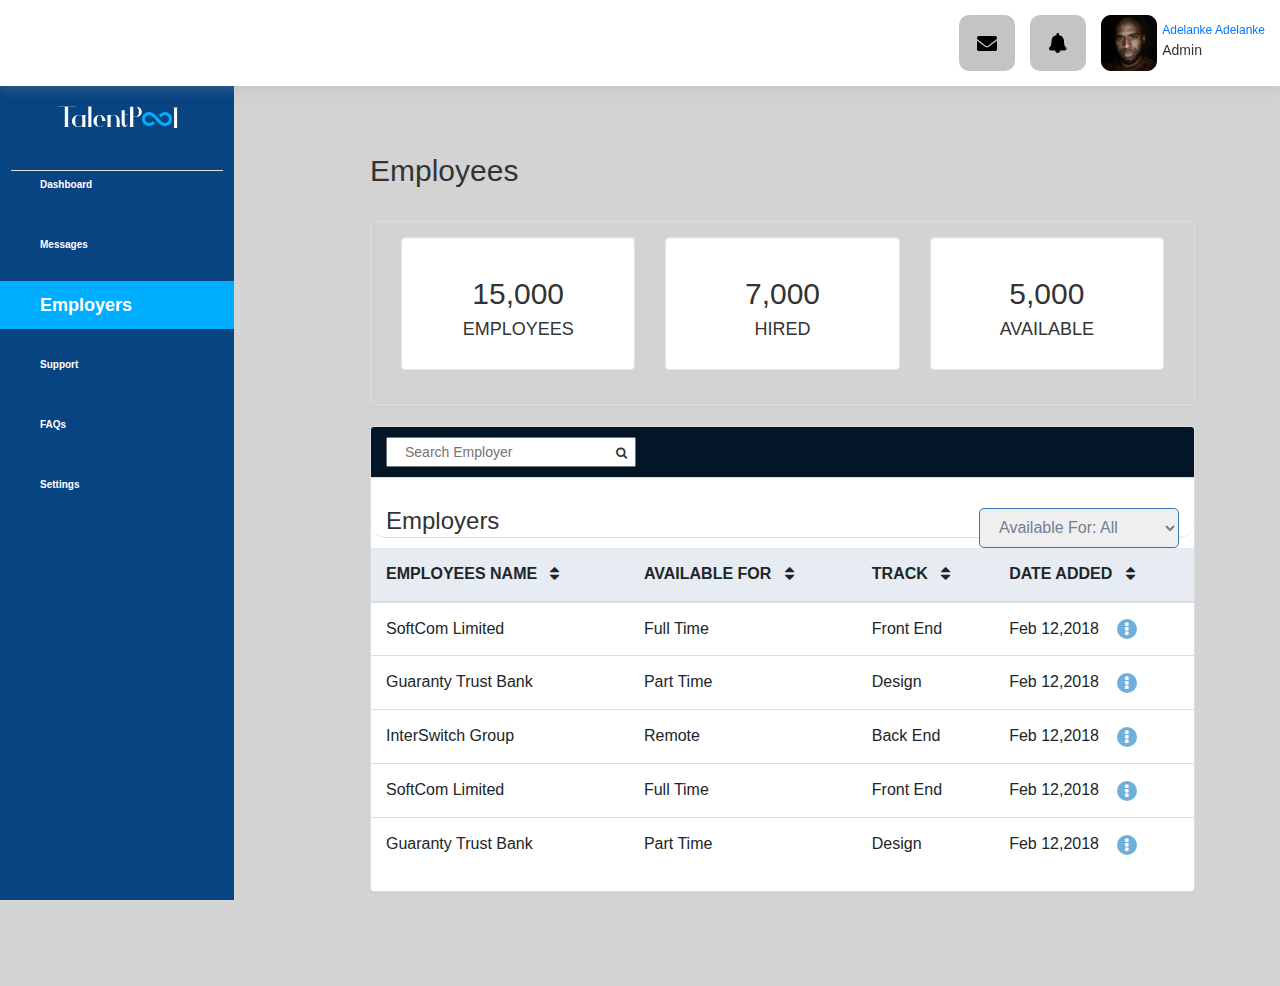
<file: index.html>
<!DOCTYPE html>
<html lang="en">
  <head>
    <meta charset="utf-8">
    <meta http-equiv="X-UA-Compatible" content="IE=edge">
    <meta name="viewport" content="width=device-width, initial-scale=1">
    <title>Talent Pool | Dashboard</title>
    <!-- Bootstrap core CSS -->
    
    <link href="https://fonts.googleapis.com/css2?family=Poppins:wght@400;500;700&display=swap" rel="stylesheet">
    <link rel="stylesheet" href="https://cdnjs.cloudflare.com/ajax/libs/font-awesome/4.7.0/css/font-awesome.min.css">
    <link rel="stylesheet" href="../styles/bootstrap-css/bootstrap.css">
    <link href="../styles/custom-css/top-nav-admin.css" rel="stylesheet" />
		<link href="../styles/custom-css/side-nav.css" rel="stylesheet" />
		<link rel="shortcut icon" href="../img/favicon.svg" type="image/x-icon">
    <link rel="stylesheet" href="../styles/custom-css/employeedashboard (2).css">
    <link rel="stylesheet" href="../styles/bootstrap-css/bootstrap.min.css">
    <link rel="stylesheet" href="https://stackpath.bootstrapcdn.com/bootstrap/4.5.0/css/bootstrap.min.css" integrity="sha384-9aIt2nRpC12Uk9gS9baDl411NQApFmC26EwAOH8WgZl5MYYxFfc+NcPb1dKGj7Sk" crossorigin="anonymous">
    
  </head>
  <body>

    <div class="container-fluid w-100 top__nav__wrapper sticky-top">
			<div class="top__nav__contents py-4">
				<div class="d-flex justify-content-between justify-content-lg-end align-items-center top__nav">

					<div class="d-lg-none mr-3" id="top__nav__toggle">
						<svg width="35" height="25" viewBox="0 0 35 25" fill="none" xmlns="http://www.w3.org/2000/svg">
							<path d="M0 15.2571H35V10.4571H0V15.2571ZM0 24.8571H35V20.0571H0V24.8571ZM0 5.65712H35V0.857117H0V5.65712Z" fill="#084482" fill-opacity="0.87"/>
						</svg>
					</div>
					
					<div class="d-flex align-items-center top__nav__links">
						<div class="top__nav__icon d-none d-md-flex ">
							<svg width="20" height="15" viewBox="0 0 20 15" fill="none" xmlns="http://www.w3.org/2000/svg">
								<path d="M19.6211 4.95313C19.7734 4.83203 20 4.94531 20 5.13672V13.125C20 14.1602 19.1602 15 18.125 15H1.875C0.839844 15 0 14.1602 0 13.125V5.14062C0 4.94531 0.222656 4.83594 0.378906 4.95703C1.25391 5.63672 2.41406 6.5 6.39844 9.39453C7.22266 9.99609 8.61328 11.2617 10 11.2539C11.3945 11.2656 12.8125 9.97266 13.6055 9.39453C17.5898 6.5 18.7461 5.63281 19.6211 4.95313ZM10 10C10.9063 10.0156 12.2109 8.85938 12.8672 8.38281C18.0508 4.62109 18.4453 4.29297 19.6406 3.35547C19.8672 3.17969 20 2.90625 20 2.61719V1.875C20 0.839845 19.1602 0 18.125 0H1.875C0.839844 -5.33333e-07 0 0.839842 0 1.875V2.61719C0 2.90625 0.132813 3.17578 0.359375 3.35547C1.55469 4.28906 1.94922 4.62109 7.13281 8.38281C7.78906 8.85938 9.09375 10.0156 10 10Z" fill="black"/>
							</svg>
						</div>
	
						<div class="top__nav__icon d-none d-md-flex ">
							<svg width="18" height="20" viewBox="0 0 18 20" fill="none" xmlns="http://www.w3.org/2000/svg">
								<path d="M16.9486 14.2992C16.0795 13.43 15 12.3484 15 8.125C15 5.02367 12.741 2.45043 9.77879 1.95977C9.92315 1.75126 10.0003 1.50361 10 1.25C10 0.559648 9.44035 0 8.75 0C8.05964 0 7.5 0.559648 7.5 1.25C7.5 1.51367 7.58183 1.75813 7.72121 1.95977C4.75902 2.45043 2.5 5.02367 2.5 8.125C2.5 12.3484 1.42019 13.43 0.55105 14.2992C-0.626645 15.4769 0.208003 17.5 1.87687 17.5H6.25C6.25 18.8807 7.36929 20 8.75 20C10.1307 20 11.25 18.8807 11.25 17.5H15.6228C17.2883 17.5 18.1287 15.4793 16.9486 14.2992Z" fill="black"/>
							</svg>
						</div>
	
						<div class="d-flex align-items-center top__nav__user">
							<div class="img-fluid mr-2"><img src="../img/Employer Dashboard/user2.png" alt=""></div>
							<div class="top__nav__user__name">
								<h6 class="text-primary m-0">Adelanke Adelanke</h6>
								<p class="m-0 mr-0">Admin</p>
							</div>
						</div>
					</div>
				</div>
			</div>
        </div>
   

   

    <section id="main">
      <div class="container">
        <div class="row" id="row-column">
          <div class="col-lg-3 col-md-2">
            
            <div class="sidenav" id="sideNav">
               <div class="logo__wrapper">
                  <div class="d-flex justify-content-center align-items-center logo__image">
                     <img src="../img/navLogo.svg" style="padding-top: 65px;" alt="" />
                  </div>
               </div>
      
               <ul class="sidenav_links">
                <li><a href="#">Dashboard</a></li>
                <li><a href="#">Messages</a></li>
                <li><a class="links active" href="#">Employers</a></li>
                <li><a href="#">Support</a></li>
                <li><a href="#">FAQs</a></li>
                <li><a href="#">Settings</a></li>
              </ul>
            </div>     ​
            <div id="body__click"></div>
           
          </div>
          <div class=" col-lg-9 col-md-10 col-sm-10 panel-remove">
            <!-- Website Overview --> <br><br>
            <h2>Employees</h2><br>
            <div class="panel panel-default panel-remove ">
              <div class="panel-body panel-body-change ">
                <div class="col-md-12 col-lg-12 col-xl-4 col-sm-12 white">
                  <div class="well dash-box">
                    <h2><span  aria-hidden="true"></span> 15,000</h2>
                    <h4>EMPLOYEES</h4>
                  </div>
                </div>
                <div class="col-md-12 col-lg-12 col-xl-4 col-sm-12 white">
                  <div class="well dash-box">
                    <h2><span aria-hidden="true"></span> 7,000</h2>
                    <h4>HIRED</h4>
                  </div>
                </div>
                <div class="col-md-12 col-lg-12 col-xl-4 col-sm-12 white">
                  <div class="well dash-box">
                    <h2><span aria-hidden="true"></span> 5,000</h2>
                    <h4>AVAILABLE</h4>
                  </div>
                </div>
               
              </div>
              </div>

           
              <div class="panel panel-default">
                <div class="panel-heading dash-blue">
                  <input class="panel-text" type="text" name="" id="" placeholder="Search Employer"><i class="fa fa-search search"></i>
                </div>
                <div class="panel-heading panel-change">
                 <h3>Employers
                   <select class="select" name="" id="">Available For: &nbsp; All
                     <option value="">Available For: <b>All</b> </option>
                   </select>
                 </h3>
                </div>
                
                <div class="panel-body panel-small">
                  
                  <table class="table table-hover">
                      <thead class="title-head">
                        <th class="table-font">EMPLOYEES NAME &nbsp;&nbsp;<i class="fa fa-sort"></i></th>
                        <th class="table-font">AVAILABLE FOR &nbsp;&nbsp;<i class="fa fa-sort"></i></th>
                        <th class="table-font">TRACK &nbsp;&nbsp;<i class="fa fa-sort"></i></th>
                        <th class="table-font">DATE ADDED &nbsp;&nbsp;<i class="fa fa-sort"></i></th>
                      </tr>
                    </thead>
                         <td class="table-font">SoftCom Limited</th>
                         <td class="table-font">Full Time</td>
                         <td class="table-font">Front End</td>
                         <td class="table-font">Feb 12,2018 &nbsp;&nbsp; <i class="fa fa-ellipsis-v info"></i></td>
                      </tr>
                      <tr>
                        <td class="table-font">Guaranty Trust Bank</th>
                        <td class="table-font">Part Time</td>
                        <td class="table-font">Design</td>
                        <td class="table-font">Feb 12,2018 &nbsp;&nbsp; <i class="fa fa-ellipsis-v info"></i></td>
                      </tr>
                      <tr>
                         <td class="table-font">InterSwitch Group</th>
                         <td class="table-font">Remote</td>
                         <td class="table-font">Back End</td>
                         <td class="table-font">Feb 12,2018 &nbsp;&nbsp; <i class="fa fa-ellipsis-v info"></i></td>
                      </tr>
                      <tr>
                         <td class="table-font">SoftCom Limited</th>
                          <td class="table-font">Full Time</td>
                          <td class="table-font">Front End</td>
                          <td class="table-font">Feb 12,2018 &nbsp;&nbsp; <i class="fa fa-ellipsis-v info"></i></td>
                      </tr>
                      <tr>
                         <td class="table-font">Guaranty Trust Bank</th>
                          <td class="table-font">Part Time</td>
                          <td class="table-font">Design</td>
                          <td class="table-font">Feb 12,2018 &nbsp;&nbsp; <i class="fa fa-ellipsis-v info"></i></td>
                      </tr>
                    </table>
                </div>
              </div>
          </div>
        </div>
      </div>
    </section>

   



    <script src="../js/custom-js/side-nav.js"></script>
    <script src="http://cdn.ckeditor.com/4.6.1/standard/ckeditor.js"></script>
    <script src="https://ajax.googleapis.com/ajax/libs/jquery/1.12.4/jquery.min.js"></script>
    <script src="../js/bootstrap-js/bootstrap.js"></script>
    <script src="https://code.jquery.com/jquery-3.5.1.slim.min.js" integrity="sha384-DfXdz2htPH0lsSSs5nCTpuj/zy4C+OGpamoFVy38MVBnE+IbbVYUew+OrCXaRkfj" crossorigin="anonymous"></script>
    <script src="https://cdn.jsdelivr.net/npm/popper.js@1.16.0/dist/umd/popper.min.js" integrity="sha384-Q6E9RHvbIyZFJoft+2mJbHaEWldlvI9IOYy5n3zV9zzTtmI3UksdQRVvoxMfooAo" crossorigin="anonymous"></script>
    <script src="https://stackpath.bootstrapcdn.com/bootstrap/4.5.0/js/bootstrap.min.js" integrity="sha384-OgVRvuATP1z7JjHLkuOU7Xw704+h835Lr+6QL9UvYjZE3Ipu6Tp75j7Bh/kR0JKI" crossorigin="anonymous"></script>

  </body>
</html>
</file>
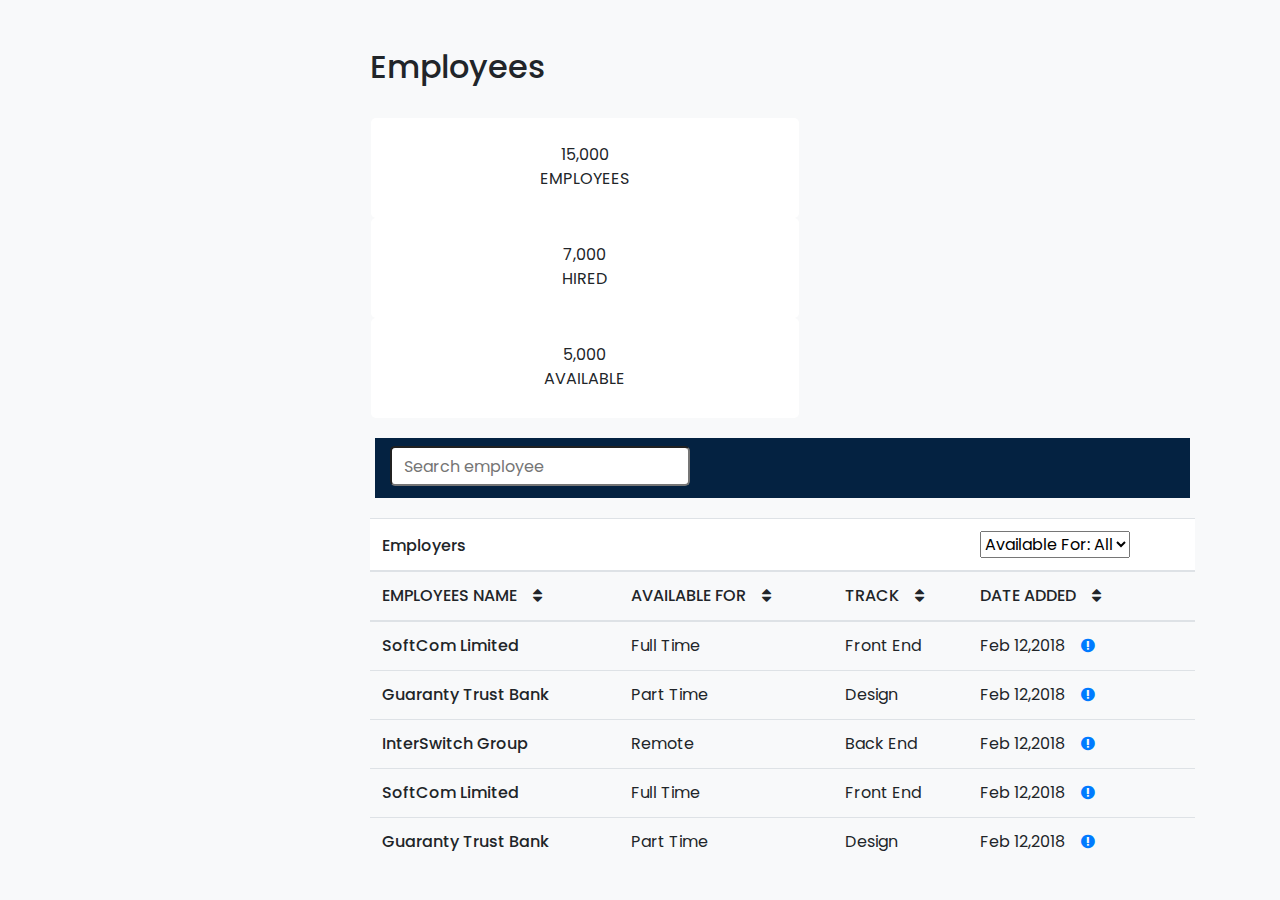
<file: src/nav/index.html>
<!DOCTYPE html>
<html lang="en">
<head>
   <meta charset="UTF-8">
   <meta name="viewport" content="width=device-width, initial-scale=1.0">
   <title>Talent Pool</title>
   <link href="https://fonts.googleapis.com/css2?family=Poppins:wght@400;500;700&display=swap" rel="stylesheet">
   <link rel="stylesheet" href="../../styles/bootstrap-css/bootstrap.css">
   <link rel="stylesheet" href="../../styles/custom-css/main.css">
   <link rel="stylesheet" href="../../styles/custom-css/header.css">
   <link rel="stylesheet" href="../../styles/custom-css/footer.css">
   <link rel="stylesheet" href="../../styles/custom-css/EmployeeDashboard.css">
   <link rel="stylesheet" href="https://cdnjs.cloudflare.com/ajax/libs/font-awesome/4.7.0/css/font-awesome.min.css">
</head>
<body class="bg-light">
   

   <!----Dashboard Starting---->
<br><br>
      <div class="container container-head">
         <div class="row">
            <div class="col-3">

            </div>
            <div class="col-9">
               <h2>Employees</h2><br>
               <div class="row">
                  <div class=" col-3 col-md-6 bg-white text-center dash-head ml-3">
                     <div class="check">
                       15,000 <br> EMPLOYEES
                     </div>
                  </div>
   
                  <div class=" col-3 col-md-6 bg-white text-center dash-head ml-3">
                     <div class="check">
                        7,000 <br> HIRED
                        </div>
                  </div><br>
   
                  <div class="col-3 col-md-6 bg-white text-center dash-head ml-3">
                     <div class="check">
                        5,000 <br> AVAILABLE
                        </div>
                  </div>
               </div>

               <div class="row row-header">
                  <div class="col-12 text-holder">
                        <form action="">
                           <input class="mt-2 text-input" type="text" name="" id="" placeholder="Search employee">
                           
                        </form>
                  </div>

           
         </div>
               

                  <table class="table table-hover">
                     <thead>
                        <tr class="bg-white">
                          <th scope="col-6" class="table-head">Employers</th>
                          <th scope="col"  >
                            
                          </th>
                          <th scope="col" class="table-head"></i></th>
                         <th scope="col " class="table-head"><select name="" id="">
                           <option value="">Available For: All</option>
                        </select></th>
                        </tr>
                      </thead>
                     <thead>
                       <tr class="bg-light">
                         <th scope="col col-md" class="table-head">EMPLOYEES NAME &nbsp;&nbsp; <i class="fa fa-sort"></i></th>
                         <th scope="col col-md" class="table-head">AVAILABLE FOR &nbsp;&nbsp; <i class="fa fa-sort"></i></th>
                         <th scope="col col-md" class="table-head">TRACK &nbsp;&nbsp; <i class="fa fa-sort"></i></th>
                         <th scope="col col-md" class="table-head">DATE ADDED &nbsp;&nbsp; <i class="fa fa-sort"></i></th>
                       </tr>
                     </thead>
                     <tbody>
                       <tr>
                         <th scope="row" class="table-head">SoftCom Limited</th>
                         <td>Full Time</td>
                         <td>Front End</td>
                         <td>Feb 12,2018 &nbsp;&nbsp; <i class="fa fa-exclamation-circle text-primary"></i></td>
                       </tr>
                       <tr>
                        <th scope="row" class="table-head">Guaranty Trust Bank</th>
                        <td>Part Time</td>
                        <td>Design</td>
                        <td>Feb 12,2018 &nbsp;&nbsp; <i class="fa fa-exclamation-circle text-primary"></i></td>
                       </tr>
                       <tr>
                        <th scope="row" class="table-head">InterSwitch Group</th>
                         <td>Remote</td>
                         <td>Back End</td>
                         <td>Feb 12,2018 &nbsp;&nbsp; <i class="fa fa-exclamation-circle text-primary"></i></td>
                       </tr>
                       <tr>
                        <th scope="row" class="table-head">SoftCom Limited</th>
                        <td>Full Time</td>
                        <td>Front End</td>
                        <td>Feb 12,2018 &nbsp;&nbsp; <i class="fa fa-exclamation-circle text-primary"></i></td>
                      </tr>
                      <tr>
                        <th scope="row" class="table-head">Guaranty Trust Bank</th>
                        <td>Part Time</td>
                        <td>Design</td>
                        <td>Feb 12,2018 &nbsp;&nbsp; <i class="fa fa-exclamation-circle text-primary"></i></td>
                       </tr>
                     </tbody>
                   </table>
      </div>
         </div>
         </div>
      

     
   <!----Dashboard Ending---->

  
   <script src="../../js/bootstrap-js/popper.js"></script>
   <script src="../../js/bootstrap-js/jquery.js"></script>
   <script src="../../js/bootstrap-js/bootstrap.js"></script>
</body>
</html>
</file>
<file: styles/custom-css/top-nav-admin.css>
@import url("https://fonts.googleapis.com/css2?family=Poppins:ital,wght@0,100;0,200;0,300;0,400;0,500;0,600;0,700;0,800;0,900;1,100;1,200;1,300;1,400;1,500;1,600;1,700;1,800;1,900&display=swap");

* {
  box-sizing: border-box;
  line-height: 24px;
}

body {
  font-family: "Poppins", sans-serif;
  margin: 0;
  padding: 0;
}

ul,
li {
  margin: 0;
  padding: 0;
  list-style-type: none;
}

.top__nav__wrapper {
  background: #FFFFFF;
  box-shadow: 0px 4px 12px rgba(163, 163, 163, 0.25);
}

.top__nav__icon {
  height: 56px;
  width: 56px;
  display: flex;
  align-items: center;
  justify-content: center;
  background: #C4C4C4;
  border-radius: 10px;
  margin-right: 1.5rem;
  cursor: pointer;
}

.top__nav__img {
  height: 56px;
  width: 56px;
  background: #C4C4C4;
  border-radius: 10px;
  margin-right: 8px;
}

.top__nav__user__name h3,
.top__nav__user__name p {
  margin: 0;
  padding: 0;
}

@media screen and (max-width: 380px) {
  .top__nav__contents {
    padding: 1.5rem 15px;
  }
  .top__nav__user__name h3 {
    font-size: 16px;
  }
}
</file>
<file: styles/custom-css/side-nav.css>
@import url('https://fonts.googleapis.com/css2?family=Poppins:ital,wght@0,100;0,200;0,300;0,400;0,500;0,600;0,700;0,800;0,900;1,100;1,200;1,300;1,400;1,500;1,600;1,700;1,800;1,900&display=swap');

* {
  box-sizing: border-box;
  line-height: 24px;
}

body {
  margin: 0;
  padding: 0;
  overflow-x: hidden;
}

ul,
li {
  margin: 0;
  padding: 0;
  list-style-type: none;
}

a {
  text-decoration: none !important;
}

.sidenav {
  width: 234px;
  position: fixed;
  z-index: 3;
  top: 0;
  left: 0;
  bottom: 0;
  background-color: #084482;
  overflow-x: hidden;
}

.sidenav::-webkit-scrollbar {
  width: 6px;
  border-radius: 5px;
}

.sidenav::-webkit-scrollbar-track {
  box-shadow: #ffffff;
  border-radius: 10px;
}

.sidenav::-webkit-scrollbar-thumb {
  background-color: #c4c4c4;
  border-radius: 5px;
}

.sidenav::-webkit-scrollbar {
  display: none;
}

.sidenav:hover::-webkit-scrollbar {
  display: initial;
}

.logo__wrapper {
  padding: 0 11px;
  position: fixed;
  width: 234px;
  background-color: #084482;
  z-index: 5;
}

.logo__image {
  padding: 37px 0 42px;
  border-bottom: 1px solid #dfdfdf;
}

.sidenav_links {
  padding-top: 161px;
}

.sidenav_links li {
  margin-bottom: 12px;
}

.sidenav_links li a {
  display: block;
  padding: 12px 40px;
  color: white;
  font-size: 1rem;
  font-weight: 600;
}

.sidenav_links li .active,
.sidenav_links li:hover {
  background-color: #00aeff;
}

#body__click {
  position: absolute;
  top: 0;
  left: 0;
  right: 0;
  bottom: 0;
  background-color: transparent;
  z-index: 2;
  opacity: 0;
  pointer-events: none;
  overflow-x: hidden;
  height: 100vh;
}

.body__click__active {
  opacity: 1 !important;
  pointer-events: all !important;
}

@media only screen and (max-width: 991px) {
  .sidenav {
    transform: translate3d(-234px, 0, 0);
  }

  .sidenav__active {
    transform: translate3d(0, 0, 0);
    transition: all 0.5s ease-in-out;
  }

  .sidenav__unactive {
    transform: translate3d(-234px, 0, 0);
    transition: all 0.5s ease-in-out;
  }

  .body__active {
    margin-left: 234px;
    transition: all 0.5s ease-in-out;
  }
}
</file>
<file: styles/custom-css/employeedashboard (2).css>
.panel-remove{
  border: none;
}

.panel-text{
  width: 250px;
  height: 30px;
  text-indent: 15px;
}

.panel-small{
  padding: 0 !important;
}

.title-head{
  background: rgba(8, 68, 130, 0.1);
  border-radius: 15px 15px;
}

.dash-blue{
  background-color: #021627 !important;
}

.links{
  font-size: 1.8rem !important;
}
.select{
  position: relative;
  float: right;
  width: 200px;
  border-radius: 5px;
  border: 1px solid #337AB7;
  text-indent: 15px;
  font-size: 16px;
  height: 40px;
  color: #747E98;
}

.select:hover{
  border: 1px solid #007bff;
}

.search{
  font-size: 12px;
  margin-left: -20px;
}

.table-font{
  font-size: 16px;
  padding: 15px !important;
}

.panel-body-change{
  background: lightgray !important;
  border: none;
}
body{
  background: lightgray !important;
}


/* Breadcrumb */
.breadcrumb{
  background:#cccccc;
  color:#333333;
}

.breadcrumb a{
  color:#333333;
}

/* Progress Bars */
.progress-bar{
  background:#333333;
  color:#ffffff;
}

.dash-box{
  text-align:center;
  background: #ffffff !important;
  border: 1px solid #ffffff;
}

.white{
  background: none;
}

.panel-change{
  height:60px;
  border-radius: 0 0 15px 15px;
  background:#ffffff !important;
}

.info{
  background-color:#6FAFDD; 
  border-radius: 50%;
  color: #ffffff;
  width: 20px;
  height: 20px;
  text-align: center;
  line-height: 20px;
  vertical-align: middle;
}

@media (max-width: 320px) {

   .select{
    float: right;
    width: 150px;
    border-radius: 5px;
    border: 1px solid #007bff;
    text-indent: 15px;
    font-size: 12px;
    height: 30px;
    color: gainsboro;
  }
  
}
</file>
<file: styles/custom-css/main.css>
body {
   font-family: 'Poppins', sans-serif;
}
</file>
<file: styles/custom-css/header.css>
.header .navbar-light .navbar-nav .nav-link-black {
   color: #25282B !important;
}

.header .navbar {
   padding: 0.5rem 0;
}

.btn-hire-talent {
   background: #00AEFF;
   color: #fff !important;
}

.btn-sign-up {
   border: 1px solid#00AEFF;
   color: #00AEFF !important;
}



   .custom-container {
     max-width: 1440px;
     margin: 0 auto;
     padding: 1rem;
   }
</file>
<file: styles/custom-css/footer.css>
.footer {
   background: #084482;
   color: #fff;
}

.footer h5 {
   font-size: 24px;
   font-weight: 500;
}

.footer ul {
   list-style: none;
}

.footer ul li a {
   color: #fff;
   text-decoration: none;
}

.footer ul li a:hover {
   color: #fff;
   text-decoration: underline;
}

.footer hr {
   border-color: #fff;
}


@media(max-width: 410px) {

   .footer {
      text-align: center;
   }

}


@media (min-width: 1000px) {

   .footer .top p {
      max-width: 200px;
   }

}
</file>
<file: styles/custom-css/EmployeeDashboard.css>
.dash-head{
    height: 100px;
    border-radius: 5px;
}

.check{
    margin-top: 25px;
}

.text-holder{
    height: 60px;
    background: #042241;
    
}

.text-input{
    width: 300px;
    height: 40px;
    border-radius: 5px;
    text-indent: 10px;
}

.row-header{
    padding: 20px;
}

.selection{
    width: 210px;
    height: 30px;
}

.table-head{
    font-weight: 500 !important;
}

@media (max-width: 576px){

   
    .row{
        flex-wrap: nowrap;
    }
    .text-holder{
        max-width: 400px !important;
    }
    .text-input{
        width: 200px;
    }
}
</file>
